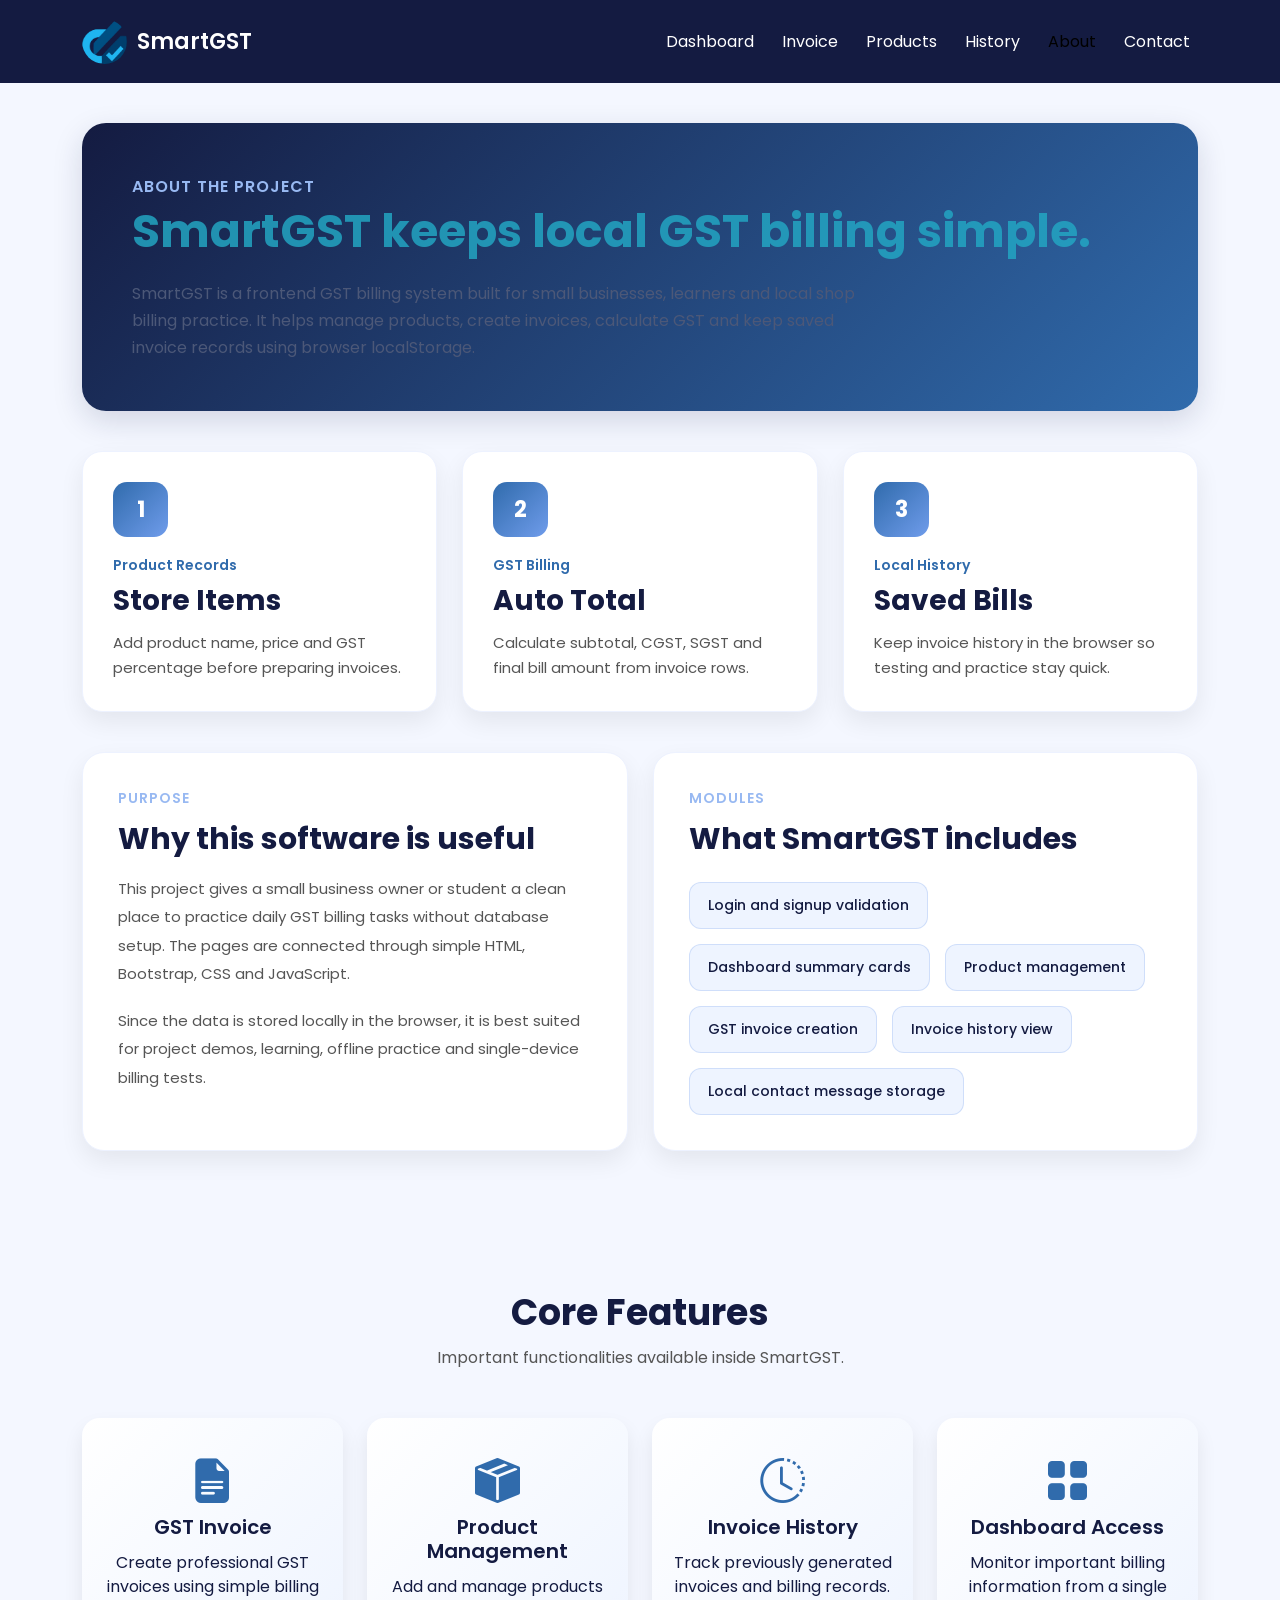
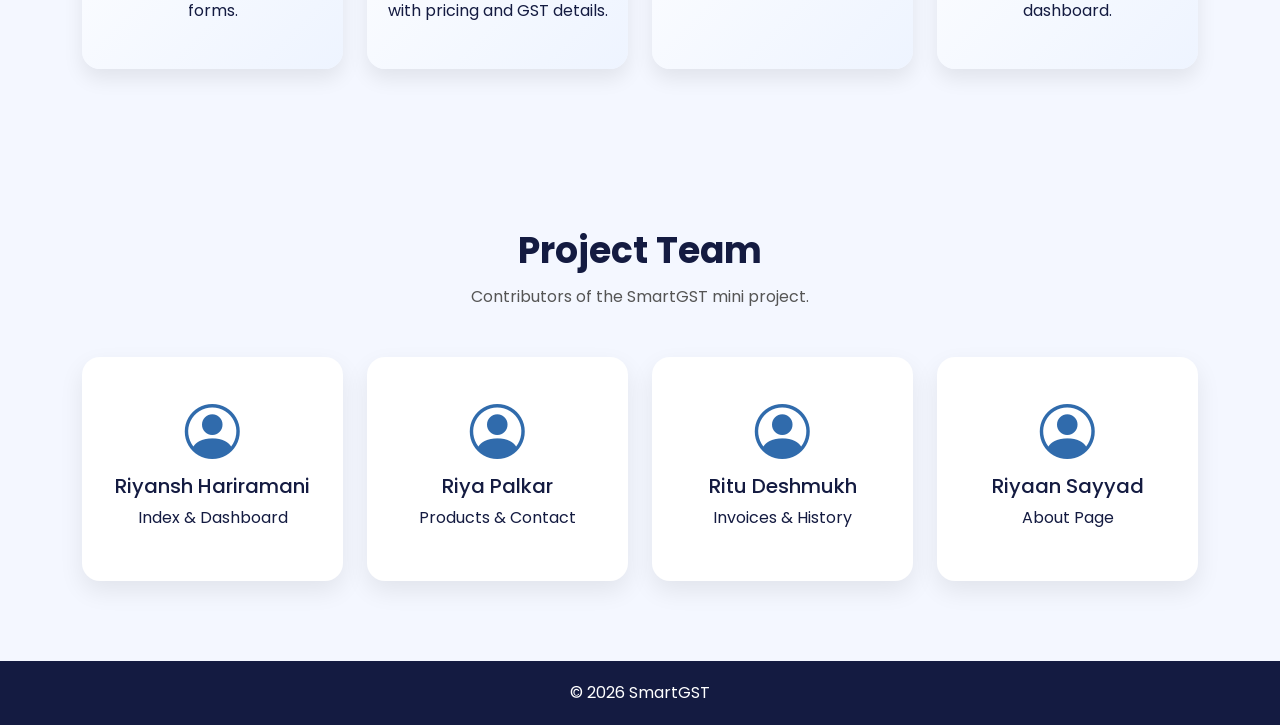
<file: about.html>
<!DOCTYPE html>
<html lang="en">

<head>
    <meta charset="UTF-8">
    <meta name="viewport" content="width=device-width, initial-scale=1.0">
    <title>About SmartGST</title>

    <!-- Bootstrap CSS -->
    <link href="https://cdn.jsdelivr.net/npm/bootstrap@5.3.3/dist/css/bootstrap.min.css" rel="stylesheet">

    <!-- Bootstrap Icons -->
    <link rel="stylesheet" href="https://cdn.jsdelivr.net/npm/bootstrap-icons@1.11.3/font/bootstrap-icons.min.css">

    <!-- Custom CSS -->
    <link rel="stylesheet" href="css/about.css">
</head>

<body>

    <!-- Navbar Start -->
    <nav class="navbar navbar-expand-lg dashboard-navbar">
        <div class="container">
            <a class="navbar-brand brand-box" href="dashboard.html">
                <img src="images/logo.jpg" alt="SmartGST Logo">
                <span>SmartGST</span>
            </a>

            <button class="navbar-toggler" type="button" data-bs-toggle="collapse" data-bs-target="#navbarMenu">
                <span class="navbar-toggler-icon"></span>
            </button>

            <div class="collapse navbar-collapse" id="navbarMenu">
                <ul class="navbar-nav ms-auto align-items-lg-center">
                    <li class="nav-item">
                        <a class="nav-link" href="dashboard.html">Dashboard</a>
                    </li>

                    <li class="nav-item">
                        <a class="nav-link" href="invoice.html">Invoice</a>
                    </li>

                    <li class="nav-item">
                        <a class="nav-link" href="products.html">Products</a>
                    </li>

                    <li class="nav-item">
                        <a class="nav-link" href="history.html">History</a>
                    </li>

                    <li class="nav-item">
                        <a class="nav-link active" href="about.html">About</a>
                    </li>

                    <li class="nav-item">
                        <a class="nav-link" href="contact.html">Contact</a>
                    </li>
                </ul>
            </div>
        </div>
    </nav>
    <!-- Navbar End -->


    <!-- Hero Section Start -->
    <main>
        <section class="container dashboard-content">
            <div class="page-title-block">
                <p class="small-title">About The Project</p>
                <h1>SmartGST keeps local GST billing simple.</h1>
                <p>
                    SmartGST is a frontend GST billing system built for small businesses,
                    learners and local shop billing practice. It helps manage products,
                    create invoices, calculate GST and keep saved invoice records using
                    browser localStorage.
                </p>
            </div>

            <div class="page-card-grid">
                <article class="summary-card">
                    <div class="card-icon">1</div>
                    <p>Product Records</p>
                    <h2>Store Items</h2>
                    <span class="card-copy">
                        Add product name, price and GST percentage before preparing invoices.
                    </span>
                </article>

                <article class="summary-card">
                    <div class="card-icon">2</div>
                    <p>GST Billing</p>
                    <h2>Auto Total</h2>
                    <span class="card-copy">
                        Calculate subtotal, CGST, SGST and final bill amount from invoice rows.
                    </span>
                </article>

                <article class="summary-card">
                    <div class="card-icon">3</div>
                    <p>Local History</p>
                    <h2>Saved Bills</h2>
                    <span class="card-copy">
                        Keep invoice history in the browser so testing and practice stay quick.
                    </span>
                </article>
            </div>

            <div class="page-content-grid">
                <div>
                    <section class="action-panel">
                        <p class="small-title">Purpose</p>
                        <h2>Why this software is useful</h2>
                        <p class="page-copy">
                            This project gives a small business owner or student a clean place to
                            practice daily GST billing tasks without database setup. The pages are
                            connected through simple HTML, Bootstrap, CSS and JavaScript.
                        </p>
                        <p class="page-copy">
                            Since the data is stored locally in the browser, it is best suited for
                            project demos, learning, offline practice and single-device billing tests.
                        </p>
                    </section>
                </div>

                <div>
                    <section class="activity-panel">
                        <p class="small-title">Modules</p>
                        <h2>What SmartGST includes</h2>
                        <div class="feature-list">
                            <span>Login and signup validation</span>
                            <span>Dashboard summary cards</span>
                            <span>Product management</span>
                            <span>GST invoice creation</span>
                            <span>Invoice history view</span>
                            <span>Local contact message storage</span>
                        </div>
                    </section>
                </div>
            </div>
        </section>
    </main>



    <!-- Features Section Start -->
    <section class="features-section">
        <div class="container">

            <div class="section-heading text-center">
                <h2>Core Features</h2>
                <p>Important functionalities available inside SmartGST.</p>
            </div>

            <div class="row g-4 mt-4">

                <div class="col-md-6 col-lg-3">
                    <div class="feature-card">
                        <i class="bi bi-file-earmark-text-fill"></i>
                        <h5>GST Invoice</h5>
                        <p>Create professional GST invoices using simple billing forms.</p>
                    </div>
                </div>

                <div class="col-md-6 col-lg-3">
                    <div class="feature-card">
                        <i class="bi bi-box-seam-fill"></i>
                        <h5>Product Management</h5>
                        <p>Add and manage products with pricing and GST details.</p>
                    </div>
                </div>

                <div class="col-md-6 col-lg-3">
                    <div class="feature-card">
                        <i class="bi bi-clock-history"></i>
                        <h5>Invoice History</h5>
                        <p>Track previously generated invoices and billing records.</p>
                    </div>
                </div>

                <div class="col-md-6 col-lg-3">
                    <div class="feature-card">
                        <i class="bi bi-grid-fill"></i>
                        <h5>Dashboard Access</h5>
                        <p>Monitor important billing information from a single dashboard.</p>
                    </div>
                </div>

            </div>
        </div>
    </section>
    <!-- Features Section End -->


    <!-- Team Section Start -->
    <section class="team-section">
        <div class="container">

            <div class="section-heading text-center">
                <h2>Project Team</h2>
                <p>Contributors of the SmartGST mini project.</p>
            </div>

            <div class="row g-4 mt-4">

                <div class="col-md-6 col-lg-3">
                    <div class="team-card">
                        <div class="team-icon">
                            <i class="bi bi-person-circle"></i>
                        </div>
                        <h5>Riyansh Hariramani</h5>
                        <p>Index & Dashboard</p>
                    </div>
                </div>

                <div class="col-md-6 col-lg-3">
                    <div class="team-card">
                        <div class="team-icon">
                            <i class="bi bi-person-circle"></i>
                        </div>
                        <h5>Riya Palkar</h5>
                        <p>Products & Contact</p>
                    </div>
                </div>

                <div class="col-md-6 col-lg-3">
                    <div class="team-card">
                        <div class="team-icon">
                            <i class="bi bi-person-circle"></i>
                        </div>
                        <h5>Ritu Deshmukh</h5>
                        <p>Invoices & History</p>
                    </div>
                </div>

                <div class="col-md-6 col-lg-3">
                    <div class="team-card">
                        <div class="team-icon">
                            <i class="bi bi-person-circle"></i>
                        </div>
                        <h5>Riyaan Sayyad</h5>
                        <p>About Page</p>
                    </div>
                </div>

            </div>
        </div>
    </section>
    <!-- Team Section End -->


    <!-- Footer Start -->
    <footer class="footer-section">
        <div class="container text-center">
            <p class="mb-0">
                © 2026 SmartGST
            </p>
        </div>
    </footer>
    <!-- Footer End -->


    <!-- Bootstrap JS -->
    <script src="https://cdn.jsdelivr.net/npm/bootstrap@5.3.3/dist/js/bootstrap.bundle.min.js"></script>

</body>

</html>
</file>
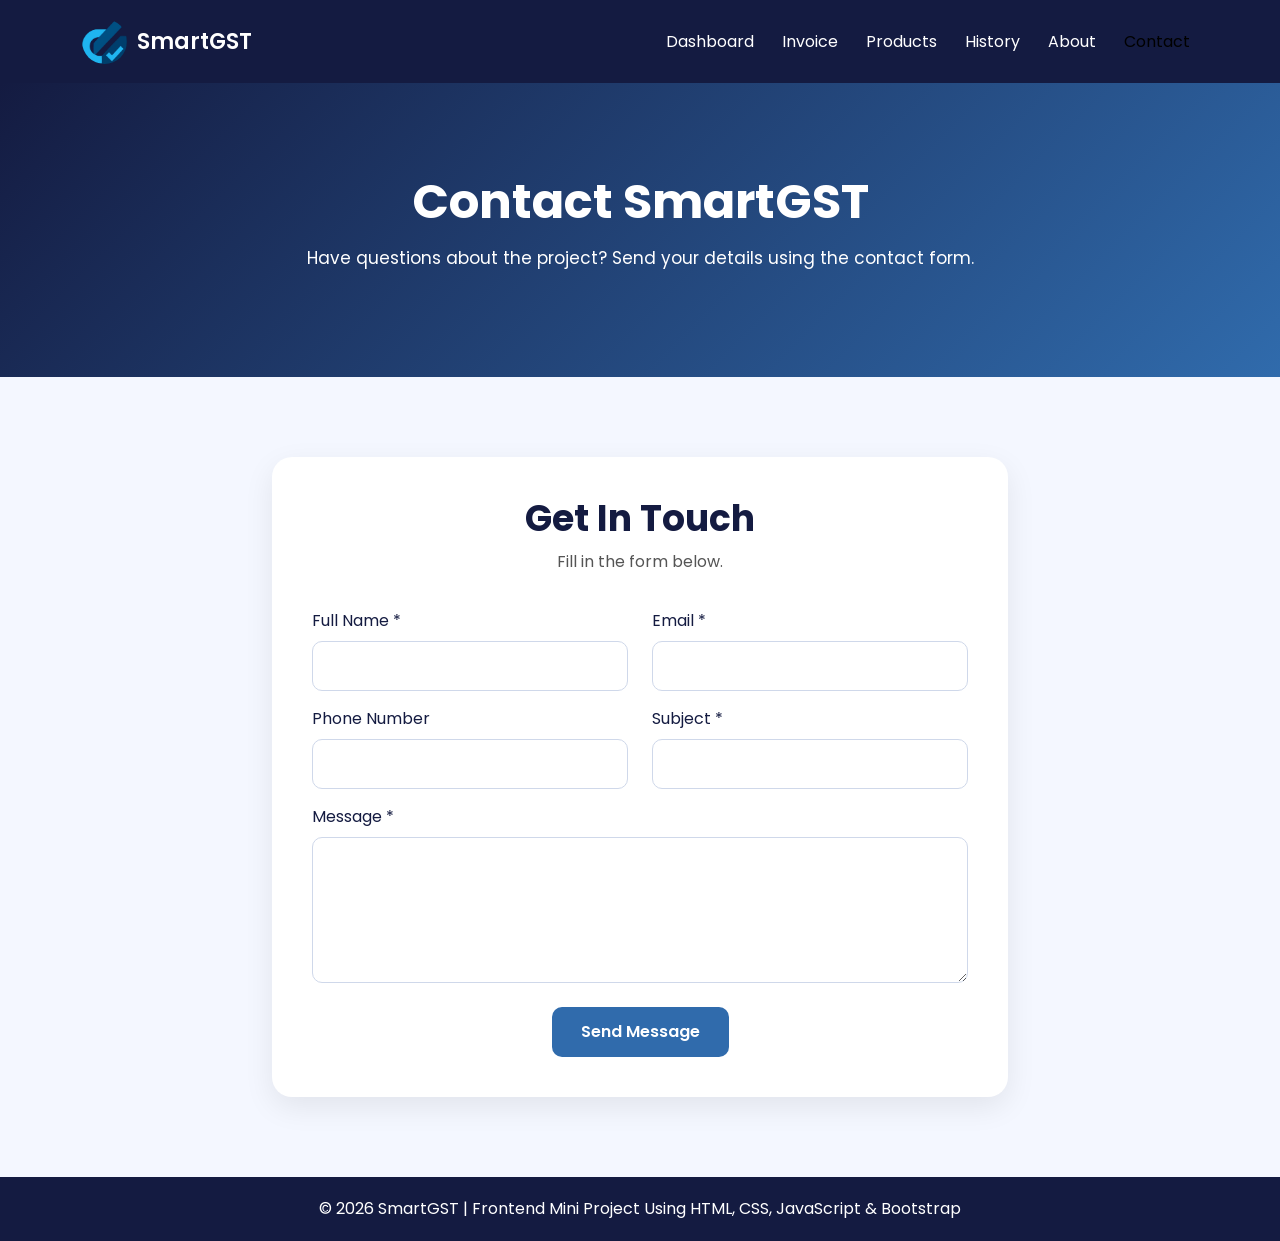
<file: contact.html>
<!DOCTYPE html>
<html lang="en">

<head>
    <meta charset="UTF-8">
    <meta name="viewport" content="width=device-width, initial-scale=1.0">
    <title>Contact SmartGST</title>

    <!-- Bootstrap CSS -->
    <link href="https://cdn.jsdelivr.net/npm/bootstrap@5.3.3/dist/css/bootstrap.min.css" rel="stylesheet">

    <!-- Bootstrap Icons -->
    <link rel="stylesheet" href="https://cdn.jsdelivr.net/npm/bootstrap-icons@1.11.3/font/bootstrap-icons.min.css">

    <!-- Custom CSS -->
    <link rel="stylesheet" href="css/contact.css">
</head>

<body>

    <!-- Navbar Start -->
    <nav class="navbar navbar-expand-lg dashboard-navbar">
        <div class="container">
            <a class="navbar-brand brand-box" href="dashboard.html">
                <img src="images/logo.jpg" alt="SmartGST Logo">
                <span>SmartGST</span>
            </a>

            <button class="navbar-toggler" type="button" data-bs-toggle="collapse" data-bs-target="#navbarMenu">
                <span class="navbar-toggler-icon"></span>
            </button>

            <div class="collapse navbar-collapse" id="navbarMenu">
                <ul class="navbar-nav ms-auto align-items-lg-center">
                    <li class="nav-item">
                        <a class="nav-link" href="dashboard.html">Dashboard</a>
                    </li>

                    <li class="nav-item">
                        <a class="nav-link" href="invoice.html">Invoice</a>
                    </li>

                    <li class="nav-item">
                        <a class="nav-link" href="products.html">Products</a>
                    </li>

                    <li class="nav-item">
                        <a class="nav-link" href="history.html">History</a>
                    </li>

                    <li class="nav-item">
                        <a class="nav-link" href="about.html">About</a>
                    </li>

                    <li class="nav-item">
                        <a class="nav-link active" href="contact.html">Contact</a>
                    </li>
                </ul>
            </div>
        </div>
    </nav>
    <!-- Navbar End -->


    <!-- Hero Section Start -->
    <section class="contact-hero">
        <div class="container text-center">
            <h1>Contact SmartGST</h1>
            <p>
                Have questions about the project? Send your details using the contact form.
            </p>
        </div>
    </section>
    <!-- Hero Section End -->


    <!-- Contact Section Start -->
    <section class="contact-section">
        <div class="container">

            <div class="row justify-content-center">
                <div class="col-lg-8">

                    <div class="contact-card">

                        <div class="section-title text-center">
                            <h2>Get In Touch</h2>
                            <p>Fill in the form below.</p>
                        </div>

                        <form id="contactForm">

                            <div class="row">

                                <div class="col-md-6 mb-3">
                                    <label class="form-label">Full Name *</label>
                                    <input type="text" class="form-control" id="fullName">
                                </div>

                                <div class="col-md-6 mb-3">
                                    <label class="form-label">Email *</label>
                                    <input type="email" class="form-control" id="email">
                                </div>

                            </div>

                            <div class="row">

                                <div class="col-md-6 mb-3">
                                    <label class="form-label">Phone Number</label>
                                    <input type="text" class="form-control" id="phone">
                                </div>

                                <div class="col-md-6 mb-3">
                                    <label class="form-label">Subject *</label>
                                    <input type="text" class="form-control" id="subject">
                                </div>

                            </div>

                            <div class="mb-3">
                                <label class="form-label">Message *</label>
                                <textarea class="form-control" rows="5" id="message"></textarea>
                            </div>

                            <div class="text-center mt-4">
                                <button type="submit" class="btn submit-btn">
                                    Send Message
                                </button>
                            </div>

                        </form>
                    </div>
                </div>
            </div>
        </div>
    </section>
    <!-- Contact Section End -->


    <!-- Footer Start -->
    <footer class="footer-section">
        <div class="container text-center">
            <p class="mb-0">
                © 2026 SmartGST | Frontend Mini Project Using HTML, CSS, JavaScript & Bootstrap
            </p>
        </div>
    </footer>
    <!-- Footer End -->


    <!-- Success Modal Start -->
    <div class="modal fade" id="successModal" tabindex="-1">
        <div class="modal-dialog modal-dialog-centered">
            <div class="modal-content">

                <div class="modal-header">
                    <h5 class="modal-title">Message Sent</h5>
                    <button type="button" class="btn-close" data-bs-dismiss="modal"></button>
                </div>

                <div class="modal-body text-center">
                    <i class="bi bi-check-circle-fill success-icon"></i>
                    <p>
                        Your message has been submitted successfully.
                    </p>
                </div>

                <div class="modal-footer">
                    <button type="button" class="btn btn-primary" data-bs-dismiss="modal">
                        Close
                    </button>
                </div>

            </div>
        </div>
    </div>
    <!-- Success Modal End -->


    <!-- Bootstrap JS -->
    <script src="https://cdn.jsdelivr.net/npm/bootstrap@5.3.3/dist/js/bootstrap.bundle.min.js"></script>

    <!-- jQuery -->
    <script src="https://code.jquery.com/jquery-3.7.1.min.js"></script>

    <!-- Custom JS -->
    <script src="js/contact.js"></script>

</body>

</html>
</file>
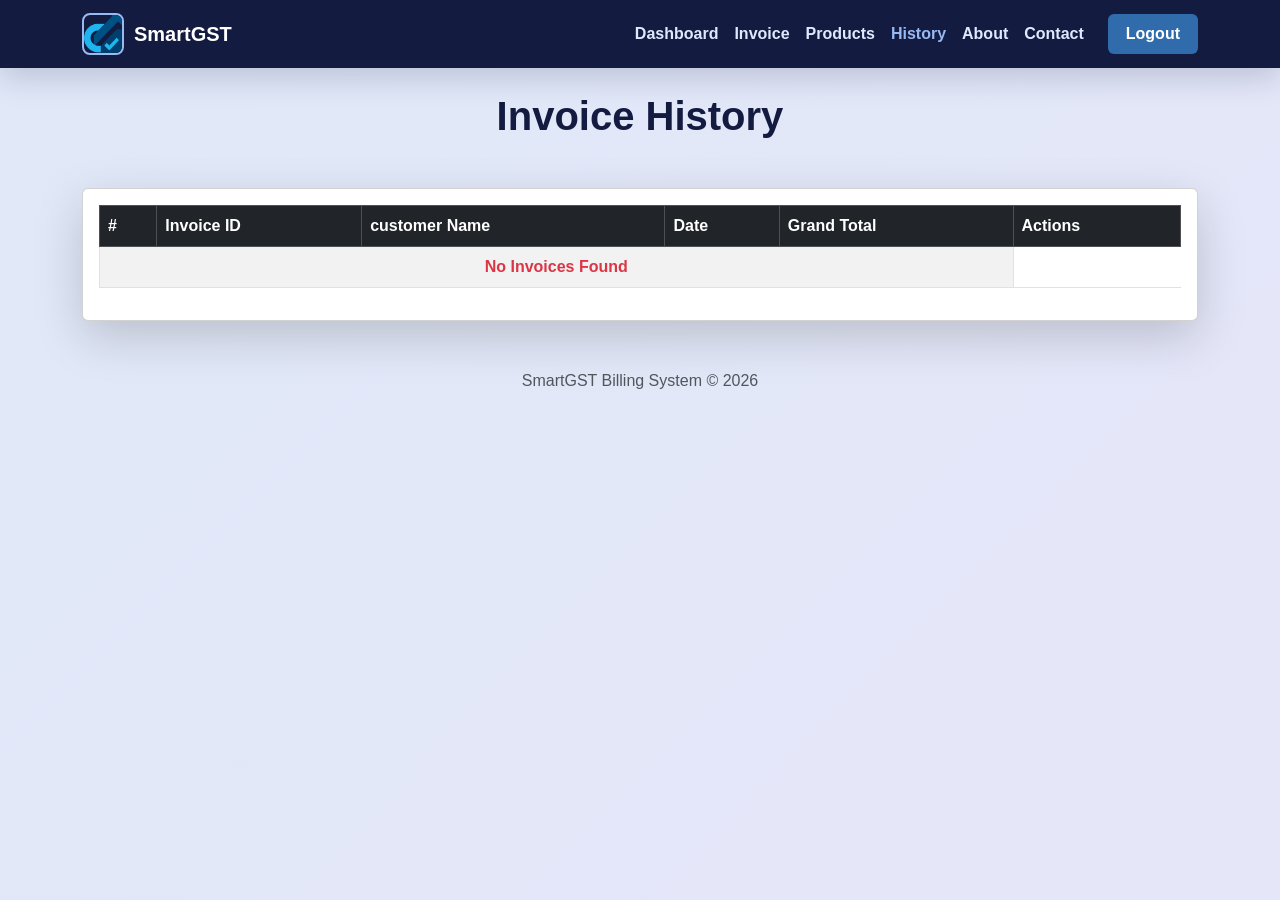
<file: history.html>
<!DOCTYPE html>
<html lang="en">

<head>
    <meta charset="UTF-8">
    <meta name="viewport" content="width=device-width, initial-scale=1.0">
    <title>SmartGST - Invoice History</title>
    <link href="https://cdn.jsdelivr.net/npm/bootstrap@5.3.8/dist/css/bootstrap.min.css" rel="stylesheet"
        integrity="sha384-sRIl4kxILFvY47J16cr9ZwB07vP4J8+LH7qKQnuqkuIAvNWLzeN8tE5YBujZqJLB" crossorigin="anonymous">
    <script src="https://cdn.jsdelivr.net/npm/bootstrap@5.3.3/dist/js/bootstrap.bundle.min.js"></script>
    <link rel="stylesheet" href="css/dashboard.css">
</head>

<body class="bg-light">
    <nav class="navbar navbar-expand-lg dashboard-navbar">
        <div class="container">
            <a class="navbar-brand brand-box" href="invoice.html">
                <img src="images/logo.jpg" alt="SmartGST logo">
                <span>SmartGST</span>
            </a>

            <button class="navbar-toggler" type="button" data-bs-toggle="collapse" data-bs-target="#dashboardMenu">
                <span class="navbar-toggler-icon"></span>
            </button>

            <div class="collapse navbar-collapse" id="dashboardMenu">
                <ul class="navbar-nav ms-auto align-items-lg-center">
                    <li class="nav-item">
                        <a class="nav-link" href="dashboard.html">Dashboard</a>
                    </li>
                    <li class="nav-item">
                        <a class="nav-link" href="invoice.html">Invoice</a>
                    </li>
                    <li class="nav-item">
                        <a class="nav-link" href="products.html">Products</a>
                    </li>
                    <li class="nav-item">
                        <a class="nav-link active" href="history.html">History</a>
                    </li>
                    <li class="nav-item">
                        <a class="nav-link" href="about.html">About</a>
                    </li>

                    <li class="nav-item">
                        <a class="nav-link" href="contact.html">Contact</a>
                    </li>

                    <li class="nav-item ms-lg-3">
                        <button class="btn logout-btn" id="logoutBtn">Logout</button>
                    </li>
                </ul>
            </div>
        </div>
    </nav>

    <h1 class="text-center fw-bold mb-4 mt-4">
        Invoice History
    </h1>

    <div class="container mt-5">
        <div class="card shadow-lg">
            <div class="card-body">
                <div class="table-responsive">
                    <table class="table table-bordered table-hover table-striped">
                        <thead class="table-dark">
                            <tr>
                                <th>#</th>
                                <th>Invoice ID</th>
                                <th>customer Name</th>
                                <th>Date</th>
                                <th>Grand Total</th>
                                <th>Actions</th>

                            </tr>
                        </thead>

                        <tbody id="historyTableBody">

                        </tbody>
                    </table>


                </div>
            </div>
        </div>
    </div>

    <script src="./js/history.js"></script>

    <footer class="text-center mt-5 mb-3 text-muted">
        SmartGST Billing System © 2026
    </footer>
    <div class="modal fade" id="customModal" tabindex="-1">
        <div class="modal-dialog modal-dialog-centered">
            <div class="modal-content border-0">

                <div class="modal-header text-white" style="background-color:#141b41;">

                    <h5 class="modal-title">GST Billing System</h5>

                    <button type="button" class="btn-close btn-close-white" data-bs-dismiss="modal">
                    </button>

                </div>

                <div class="modal-body" style="background-color:#98b9f2; color:#141b41;">

                    <p id="modalMessage" class="mb-0 fw-semibold"></p>

                </div>

                <div class="modal-footer" style="background-color:#6f9ceb;">

                    <button type="button" class="btn text-white" data-bs-dismiss="modal"
                        style="background-color:#306bac;">

                        Close

                    </button>

                </div>

            </div>
        </div>
    </div>
</body>

</html>
</file>
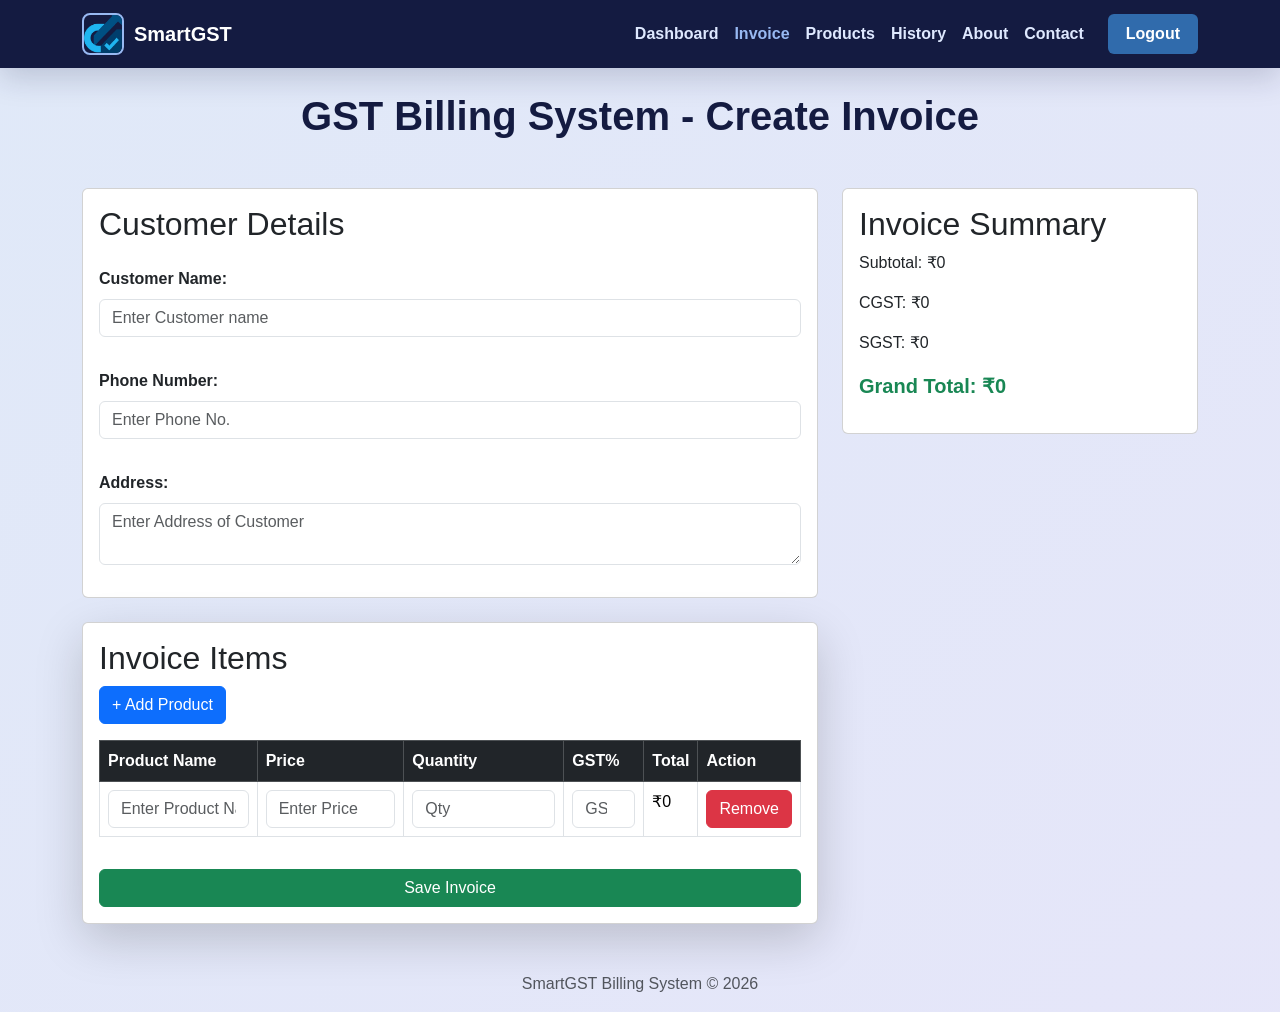
<file: invoice.html>
<!DOCTYPE html>
<html lang="en">

<head>
    <meta charset="UTF-8">
    <meta name="viewport" content="width=device-width, initial-scale=1.0">
    <title>SmartGST - Create Invoice</title>
    <link href="https://cdn.jsdelivr.net/npm/bootstrap@5.3.8/dist/css/bootstrap.min.css" rel="stylesheet"
        integrity="sha384-sRIl4kxILFvY47J16cr9ZwB07vP4J8+LH7qKQnuqkuIAvNWLzeN8tE5YBujZqJLB" crossorigin="anonymous">
    <script src="https://cdn.jsdelivr.net/npm/bootstrap@5.3.3/dist/js/bootstrap.bundle.min.js"></script>
    <link href="https://cdn.jsdelivr.net/npm/bootstrap@5.3.3/dist/css/bootstrap.min.css" rel="stylesheet">
    <link rel="stylesheet" href="css/dashboard.css">
</head>

<body class="bg-light">
    <nav class="navbar navbar-expand-lg dashboard-navbar">
        <div class="container">
            <a class="navbar-brand brand-box" href="invoice.html">
                <img src="images/logo.jpg" alt="SmartGST logo">
                <span>SmartGST</span>
            </a>
            <button class="navbar-toggler" type="button" data-bs-toggle="collapse" data-bs-target="#dashboardMenu">
                <span class="navbar-toggler-icon"></span>
            </button>

            <div class="collapse navbar-collapse" id="dashboardMenu">
                <ul class="navbar-nav ms-auto align-items-lg-center">
                    <li class="nav-item">
                        <a class="nav-link" href="dashboard.html">Dashboard</a>
                    </li>
                    <li class="nav-item">
                        <a class="nav-link active" href="invoice.html">Invoice</a>
                    </li>
                    <li class="nav-item">
                        <a class="nav-link" href="products.html">Products</a>
                    </li>
                    <li class="nav-item">
                        <a class="nav-link" href="history.html">History</a>
                    </li>
                    <li class="nav-item">
                        <a class="nav-link" href="about.html">About</a>
                    </li>

                    <li class="nav-item">
                        <a class="nav-link" href="contact.html">Contact</a>
                    </li>

                    <li class="nav-item ms-lg-3">
                        <button class="btn logout-btn" id="logoutBtn">Logout</button>
                    </li>
                </ul>
            </div>
        </div>
    </nav>

    <h1 class="text-center mb-4 mt-4 fw-bold">GST Billing System - Create Invoice</h1>
    <div class="container mt-5">
        <div class="row">
            <div class="col-md-8">
                <div class="card">
                    <div class="card-body p-3">
                        <div class="customer-details">
                            <h2>Customer Details</h2>
                            <form>
                                <label class="form-label fw-bold mt-3">Customer Name:</label>
                                <input type="text" id="customerName" placeholder="Enter Customer name"
                                    class="form-control mb-3" required>

                                <label class="form-label fw-bold mt-3">Phone Number:</label>
                                <input type="text" pattern="[0-9]{10}" id="phoneNumber" placeholder="Enter Phone No."
                                    class="form-control mb-3" maxlength="10">

                                <label class="form-label fw-bold mt-3">Address:</label>
                                <textarea id="address" placeholder="Enter Address of Customer"
                                    class="form-control mb-3"></textarea>
                            </form>
                        </div>
                    </div>
                </div>

                <div class="card shadow-lg mt-4">
                    <div class="card-body">
                        <div class="invoice-items">
                            <h2>Invoice Items</h2>
                            <button id="addProductBtn" class="btn btn-primary mb-3">+ Add Product</button>
                            <div class="table-responsive">
                                <table class="table table-bordered table-hover">
                                    <thead class="table-dark">
                                        <tr>
                                            <th>Product Name</th>
                                            <th>Price</th>
                                            <th>Quantity</th>
                                            <th>GST%</th>
                                            <th>Total</th>
                                            <th>Action </th>
                                        </tr>
                                    </thead>

                                    <tbody id="productTableBody">

                                    </tbody>
                                </table>
                                <button type="button" id="saveInvoiceBtn" class="btn btn-success w-100 mt-3">Save
                                    Invoice</button>
                            </div>
                        </div>
                    </div>
                </div>
            </div>

            <div class="col-md-4">

                <div class="card">
                    <div class="card-body p-3">
                        <div class="invoice-summary">
                            <h2>Invoice Summary</h2>
                            <p id="subtotal">Subtotal: ₹0</p>
                            <p id="cgst">CGST: ₹0</p>
                            <p id="sgst">SGST: ₹0</p>
                            <p id="grandtotal" class="fw-bold fs-5 text-success">Grand Total: ₹0</p>

                        </div>
                    </div>
                </div>
            </div>
        </div>
    </div>


    <script src="./js/script.js"></script>

    <footer class="text-center mt-5 mb-3 text-muted">
        SmartGST Billing System © 2026
    </footer>
    <div class="modal fade" id="customModal" tabindex="-1">
        <div class="modal-dialog modal-dialog-centered">
            <div class="modal-content border-0">

                <div class="modal-header text-white" style="background-color:#141b41;">

                    <h5 class="modal-title">GST Billing System</h5>

                    <button type="button" class="btn-close btn-close-white" data-bs-dismiss="modal">
                    </button>

                </div>

                <div class="modal-body" style="background-color:#98b9f2; color:#141b41;">

                    <p id="modalMessage" class="mb-0 fw-semibold"></p>

                </div>

                <div class="modal-footer" style="background-color:#6f9ceb;">

                    <button type="button" class="btn text-white" data-bs-dismiss="modal"
                        style="background-color:#306bac;">

                        Close

                    </button>

                </div>

            </div>
        </div>
    </div>
</body>

</html>
</file>
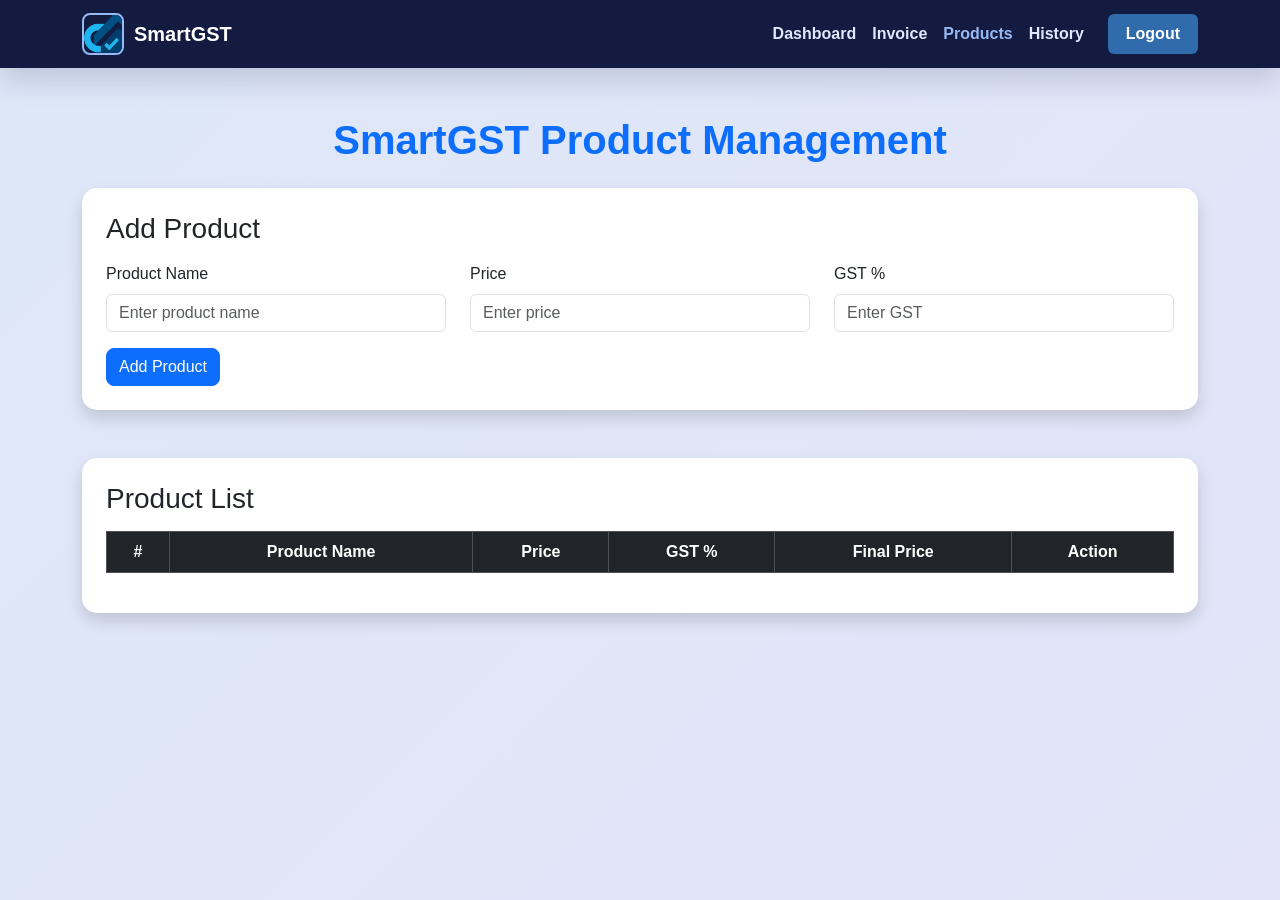
<file: products.html>
<!DOCTYPE html>
<html lang="en">

<head>
    <meta charset="UTF-8">
    <meta name="viewport" content="width=device-width, initial-scale=1.0">

    <title>SmartGST Products</title>

    <!-- Bootstrap CSS -->
    <link href="https://cdn.jsdelivr.net/npm/bootstrap@5.3.3/dist/css/bootstrap.min.css" rel="stylesheet">

    <!-- Your CSS -->
    <link rel="stylesheet" href="css/dashboard.css">
    <link rel="stylesheet" href="css/products.css">
</head>

<body>    
    <nav class="navbar navbar-expand-lg dashboard-navbar">
        <div class="container">
            <a class="navbar-brand brand-box" href="dashboard.html">
                <img src="images/logo.jpg" alt="SmartGST logo">
                <span>SmartGST</span>
            </a>

            <button class="navbar-toggler" type="button" data-bs-toggle="collapse" data-bs-target="#dashboardMenu">
                <span class="navbar-toggler-icon"></span>
            </button>

            <div class="collapse navbar-collapse" id="dashboardMenu">
                <ul class="navbar-nav ms-auto align-items-lg-center">
                    <li class="nav-item">
                        <a class="nav-link" href="dashboard.html">Dashboard</a>
                    </li>
                    <li class="nav-item">
                        <a class="nav-link" href="invoice.html">Invoice</a>
                    </li>
                    <li class="nav-item">
                        <a class="nav-link active" href="products.html">Products</a>
                    </li>
                    <li class="nav-item">
                        <a class="nav-link" href="history.html">History</a>
                    </li>
                    <li class="nav-item ms-lg-3">
                        <button class="btn logout-btn" id="logoutBtn">Logout</button>
                    </li>
                </ul>
            </div>
        </div>
    </nav>

    <div class="container mt-5">

        <h1 class="text-center mb-4">
            SmartGST Product Management
        </h1>

        <!-- Product Form -->
        <div class="card p-4 shadow">

            <h3 class="mb-3">Add Product</h3>

            <form id="productForm">

                <div class="row">

                    <div class="col-md-4 mb-3">

                        <label class="form-label">
                            Product Name
                        </label>

                        <input type="text" id="productName" class="form-control" placeholder="Enter product name"
                            required>

                    </div>

                    <div class="col-md-4 mb-3">

                        <label class="form-label">
                            Price
                        </label>

                        <input type="number" id="productPrice" class="form-control" placeholder="Enter price" required>

                    </div>

                    <div class="col-md-4 mb-3">

                        <label class="form-label">
                            GST %
                        </label>

                        <input type="number" id="productGST" class="form-control" placeholder="Enter GST" required>

                    </div>

                </div>

                <button type="submit" class="btn btn-primary">
                    Add Product
                </button>

            </form>

        </div>

        <!-- Product Table -->
        <div class="card p-4 shadow mt-5">

            <h3 class="mb-3">Product List</h3>

            <div class="table-responsive">

                <table class="table table-bordered table-hover text-center">

                    <thead class="table-dark">

                        <tr>

                            <th>#</th>
                            <th>Product Name</th>
                            <th>Price</th>
                            <th>GST %</th>
                            <th>Final Price</th>
                            <th>Action</th>

                        </tr>

                    </thead>

                    <tbody id="productTableBody">

                    </tbody>

                </table>

            </div>

        </div>

    </div>

    <!-- Bootstrap JS -->
    <script src="https://cdn.jsdelivr.net/npm/bootstrap@5.3.3/dist/js/bootstrap.bundle.min.js"></script>

    <!-- Your JS -->
    <script src="js/products.js"></script>
    <div class="modal fade" id="customModal" tabindex="-1">
        <div class="modal-dialog modal-dialog-centered">
            <div class="modal-content border-0">

                <div class="modal-header text-white" style="background-color:#141b41;">

                    <h5 class="modal-title">GST Billing System</h5>

                    <button type="button" class="btn-close btn-close-white" data-bs-dismiss="modal">
                    </button>

                </div>

                <div class="modal-body" style="background-color:#98b9f2; color:#141b41;">

                    <p id="modalMessage" class="mb-0 fw-semibold"></p>

                </div>

                <div class="modal-footer" style="background-color:#6f9ceb;">

                    <button type="button" class="btn text-white" data-bs-dismiss="modal"
                        style="background-color:#306bac;">

                        Close

                    </button>

                </div>

            </div>
        </div>
    </div>
</body>

</html>
</file>
<file: css/about.css>
/* Google Font */
@import url('https://fonts.googleapis.com/css2?family=Poppins:wght@300;400;500;600;700&display=swap');

/* Global Styling */
* {
    margin: 0;
    padding: 0;
    box-sizing: border-box;
    font-family: 'Poppins', sans-serif;
}

body {
    background-color: #f4f7ff;
    color: #141b41;
}




/* Navbar Styling */
.dashboard-navbar {
    background-color: #141b41;
    padding: 14px 0;
}

.brand-box {
    display: flex;
    align-items: center;
    gap: 10px;
    text-decoration: none;
}

.brand-box img {
    width: 45px;
    height: 45px;
    border-radius: 50%;
    object-fit: cover;
}

.brand-box span {
    color: white;
    font-size: 22px;
    font-weight: 600;
}

.nav-link {
    color: white;
    margin-left: 12px;
    transition: 0.3s;
}

.nav-link:hover,
.nav-link.active {
    color: #98b9f2;
}

/* Hero Section */
.hero-section {
    background: linear-gradient(135deg, #141b41, #306bac);
    color: white;
    padding: 100px 0;
}

.hero-small-title {
    font-size: 14px;
    letter-spacing: 1px;
    margin-bottom: 10px;
    color: #98b9f2;
}

.hero-section h1 {
    font-size: 48px;
    font-weight: 700;
    line-height: 1.3;
}

.hero-description {
    margin-top: 20px;
    line-height: 1.8;
}

.hero-btn {
    background-color: white;
    color: #141b41;
    margin-top: 20px;
    padding: 12px 24px;
    font-weight: 600;
    border-radius: 10px;
}

.hero-btn:hover {
    background-color: #98b9f2;
}

.hero-card {
    background-color: rgba(255, 255, 255, 0.15);
    padding: 40px 30px;
    border-radius: 20px;
    backdrop-filter: blur(6px);
    transition: 0.3s;
}

.hero-card:hover {
    transform: translateY(-5px);
}

.hero-card i {
    font-size: 60px;
    margin-bottom: 20px;
}

/* Common Section Styling */
section {
    padding: 80px 0;
}

.section-heading h2 {
    font-size: 36px;
    font-weight: 700;
    color: #141b41;
}

.section-heading p {
    margin-top: 12px;
    color: #555;
}

/* About Box */
.about-box {
    background-color: white;
    padding: 35px;
    border-radius: 18px;
    text-align: center;
    box-shadow: 0 10px 25px rgba(0, 0, 0, 0.08);
    transition: 0.3s;
    height: 100%;
}

.about-box:hover {
    transform: translateY(-8px);
}

.about-box i {
    font-size: 45px;
    color: #306bac;
    margin-bottom: 18px;
}

/* Feature Cards */
.feature-card {
    background: linear-gradient(135deg, #ffffff, #eef4ff);
    padding: 30px 20px;
    border-radius: 18px;
    text-align: center;
    box-shadow: 0 10px 20px rgba(0, 0, 0, 0.08);
    transition: 0.3s;
    height: 100%;
}

.feature-card:hover {
    transform: translateY(-10px);
}

.feature-card i {
    font-size: 45px;
    color: #306bac;
    margin-bottom: 18px;
}

.feature-card h5 {
    margin-bottom: 12px;
    font-weight: 600;
}

/* Team Cards */
.team-card {
    background-color: white;
    padding: 35px 20px;
    border-radius: 18px;
    text-align: center;
    box-shadow: 0 10px 25px rgba(0, 0, 0, 0.08);
    transition: 0.3s;
    height: 100%;
}

.team-card:hover {
    transform: translateY(-8px);
}

.team-icon i {
    font-size: 55px;
    color: #306bac;
    margin-bottom: 15px;
}

/* Footer */
.footer-section {
    background-color: #141b41;
    color: white;
    padding: 20px 0;
}

/* Responsive Design */
@media (max-width: 768px) {

    .hero-section {
        text-align: center;
        padding: 70px 0;
    }

    .hero-section h1 {
        font-size: 34px;
    }

    .section-heading h2 {
        font-size: 28px;
    }

}


.page-title-block {
    margin-bottom: 24px;
}

.page-title-block h1 {
    margin: 0 0 12px;
    color: #23a6c3d5;
    font-size: 2.2rem;
    line-height: 1.15;
}

.page-title-block p:not(.small-title) {
    max-width: 760px;
    margin: 0;
    color: #4c5878;
    line-height: 1.7;
}

.page-card-grid {
    display: grid;
    grid-template-columns: repeat(3, minmax(0, 1fr));
    gap: 24px;
}

.page-content-grid,
.contact-layout {
    display: grid;
    gap: 24px;
    margin-top: 24px;
}

.page-content-grid {
    grid-template-columns: repeat(2, minmax(0, 1fr));
}

.contact-layout {
    grid-template-columns: minmax(0, 1.25fr) minmax(280px, 0.75fr);
}

.page-copy {
    color: #4c5878;
    line-height: 1.7;
}

.card-copy {
    display: block;
    color: #4c5878;
    line-height: 1.55;
}

.feature-list {
    display: grid;
    gap: 12px;
}

.feature-list span {
    padding: 12px 14px;
    border-radius: 6px;
    color: #141b41;
    font-weight: 700;
    background-color: rgba(152, 185, 242, 0.20);
    border: 1px solid rgba(111, 156, 235, 0.25);
}

.contact-form .form-label {
    display: block;
    margin-bottom: 8px;
    color: #141b41;
    font-weight: 700;
}

.contact-form .form-control {
    width: 100%;
    min-height: 44px;
    padding: 10px 12px;
    border-radius: 6px;
    border: 1px solid rgba(111, 156, 235, 0.30);
    font: inherit;
}

.contact-form textarea.form-control {
    min-height: 130px;
    resize: vertical;
}

.form-group {
    margin-bottom: 16px;
}

.contact-form .form-control:focus {
    border-color: #306bac;
    box-shadow: 0 0 0 0.20rem rgba(48, 107, 172, 0.16);
}

.contact-message {
    min-height: 24px;
    margin-bottom: 14px;
    font-weight: 700;
}

.site-footer {
    margin: 28px 0 16px;
    color: #6c748b;
    text-align: center;
}

.message-success {
    color: #198754;
}

.message-error {
    color: #dc3545;
}
/* =========================
   ABOUT PAGE STYLING
========================= */

.dashboard-content {
    padding-top: 40px;
    padding-bottom: 60px;
}

/* =========================
   PAGE TITLE SECTION
========================= */

.page-title-block {
    background: linear-gradient(135deg, #141b41, #306bac);
    color: white;
    padding: 50px;
    border-radius: 24px;
    margin-bottom: 40px;
    box-shadow: 0 10px 30px rgba(20, 27, 65, 0.15);
}

.small-title {
    color: #98b9f2;
    font-size: 14px;
    font-weight: 600;
    text-transform: uppercase;
    letter-spacing: 1px;
    margin-bottom: 12px;
}

.page-title-block h1 {
    font-size: 46px;
    font-weight: 700;
    line-height: 1.3;
    margin-bottom: 18px;
}

.page-title-block p {
    font-size: 16px;
    line-height: 1.8;
    max-width: 850px;
    margin-bottom: 0;
}

/* =========================
   SUMMARY CARD SECTION
========================= */

.page-card-grid {
    display: grid;
    grid-template-columns: repeat(3, 1fr);
    gap: 25px;
    margin-bottom: 40px;
}

.summary-card {
    background-color: white;
    border-radius: 20px;
    padding: 30px;
    box-shadow: 0 10px 25px rgba(0, 0, 0, 0.07);
    transition: 0.3s ease;
    border: 1px solid #edf2ff;
}

.summary-card:hover {
    transform: translateY(-8px);
}

.card-icon {
    width: 55px;
    height: 55px;
    background: linear-gradient(135deg, #306bac, #6f9ceb);
    color: white;
    border-radius: 14px;
    display: flex;
    align-items: center;
    justify-content: center;
    font-size: 22px;
    font-weight: 700;
    margin-bottom: 18px;
}

.summary-card p {
    color: #306bac;
    font-size: 14px;
    font-weight: 600;
    margin-bottom: 8px;
}

.summary-card h2 {
    font-size: 28px;
    font-weight: 700;
    color: #141b41;
    margin-bottom: 12px;
}

.card-copy {
    color: #555;
    line-height: 1.7;
    font-size: 15px;
}

/* =========================
   CONTENT GRID
========================= */

.page-content-grid {
    display: grid;
    grid-template-columns: repeat(2, 1fr);
    gap: 25px;
}

/* =========================
   PANELS
========================= */

.action-panel,
.activity-panel {
    background-color: white;
    border-radius: 22px;
    padding: 35px;
    box-shadow: 0 10px 25px rgba(0, 0, 0, 0.07);
    height: 100%;
    border: 1px solid #edf2ff;
}

.action-panel h2,
.activity-panel h2 {
    font-size: 30px;
    font-weight: 700;
    color: #141b41;
    margin-bottom: 18px;
}

.page-copy {
    color: #555;
    line-height: 1.9;
    margin-bottom: 18px;
    font-size: 15px;
}

/* =========================
   FEATURE LIST
========================= */

.feature-list {
    display: flex;
    flex-wrap: wrap;
    gap: 15px;
    margin-top: 25px;
}

.feature-list span {
    background-color: #eef4ff;
    color: #141b41;
    padding: 12px 18px;
    border-radius: 12px;
    font-size: 14px;
    font-weight: 500;
    transition: 0.3s ease;
}

.feature-list span:hover {
    background-color: #306bac;
    color: white;
    transform: translateY(-3px);
}

/* =========================
   RESPONSIVE DESIGN
========================= */

@media (max-width: 992px) {

    .page-card-grid {
        grid-template-columns: repeat(2, 1fr);
    }

    .page-content-grid {
        grid-template-columns: 1fr;
    }

    .page-title-block h1 {
        font-size: 38px;
    }
}

@media (max-width: 768px) {

    .page-title-block {
        padding: 35px 25px;
    }

    .page-title-block h1 {
        font-size: 30px;
    }

    .page-card-grid {
        grid-template-columns: 1fr;
    }

    .summary-card,
    .action-panel,
    .activity-panel {
        padding: 25px;
    }

    .action-panel h2,
    .activity-panel h2 {
        font-size: 24px;
    }
}
</file>
<file: css/contact.css>
/* Google Font */
@import url('https://fonts.googleapis.com/css2?family=Poppins:wght@300;400;500;600;700&display=swap');

/* Global Styling */
* {
    margin: 0;
    padding: 0;
    box-sizing: border-box;
    font-family: 'Poppins', sans-serif;
}

body {
    background-color: #f4f7ff;
    color: #141b41;
}

/* Navbar */
.dashboard-navbar {
    background-color: #141b41;
    padding: 14px 0;
}

.brand-box {
    display: flex;
    align-items: center;
    gap: 10px;
    text-decoration: none;
}

.brand-box img {
    width: 45px;
    height: 45px;
    border-radius: 50%;
    object-fit: cover;
}

.brand-box span {
    color: white;
    font-size: 22px;
    font-weight: 600;
}

.nav-link {
    color: white;
    margin-left: 12px;
    transition: 0.3s;
}

.nav-link:hover,
.nav-link.active {
    color: #98b9f2;
}

/* Hero Section */
.contact-hero {
    background: linear-gradient(135deg, #141b41, #306bac);
    color: white;
    padding: 90px 0;
    text-align: center;
}

.contact-hero h1 {
    font-size: 48px;
    font-weight: 700;
}

.contact-hero p {
    margin-top: 15px;
    font-size: 17px;
}

/* Contact Section */
.contact-section {
    padding: 80px 0;
}

.contact-card {
    background-color: white;
    padding: 40px;
    border-radius: 20px;
    box-shadow: 0 10px 30px rgba(0, 0, 0, 0.08);
}

.section-title h2 {
    font-size: 36px;
    font-weight: 700;
    margin-bottom: 10px;
}

.section-title p {
    color: #555;
    margin-bottom: 35px;
}

/* Form Styling */
.form-control {
    padding: 12px;
    border-radius: 10px;
    border: 1px solid #cfd8ea;
}

.form-control:focus {
    border-color: #306bac;
    box-shadow: none;
}

.submit-btn {
    background-color: #306bac;
    color: white;
    padding: 12px 28px;
    border-radius: 10px;
    font-weight: 600;
}

.submit-btn:hover {
    background-color: #141b41;
    color: white;
}

/* Modal Styling */
.success-icon {
    font-size: 60px;
    color: green;
    margin-bottom: 15px;
}

/* Footer */
.footer-section {
    background-color: #141b41;
    color: white;
    padding: 20px 0;
}

/* Responsive Design */
@media (max-width: 768px) {

    .contact-hero {
        padding: 70px 0;
    }

    .contact-hero h1 {
        font-size: 34px;
    }

    .section-title h2 {
        font-size: 28px;
    }

    .contact-card {
        padding: 25px;
    }

}
</file>
<file: css/dashboard.css>
* {
    box-sizing: border-box;
}

body {
    margin: 0;
    min-height: 100vh;
    font-family: Arial, Helvetica, sans-serif;
    color: #141b41;
    background:
        linear-gradient(135deg, rgba(152, 185, 242, 0.25), rgba(145, 142, 244, 0.18)),
        #f7f9ff;
}

.dashboard-navbar {
    background-color: #141b41;
    box-shadow: 0 10px 30px rgba(20, 27, 65, 0.18);
}

.brand-box {
    display: flex;
    align-items: center;
    gap: 10px;
    color: #ffffff;
    font-weight: 700;
}

.brand-box:hover {
    color: #98b9f2;
}

.brand-box img {
    width: 42px;
    height: 42px;
    border-radius: 8px;
    object-fit: cover;
    border: 2px solid #98b9f2;
}

.dashboard-navbar .nav-link {
    color: #dfe9ff;
    font-weight: 600;
}

.dashboard-navbar .nav-link:hover,
.dashboard-navbar .nav-link.active {
    color: #98b9f2;
}

.navbar-toggler {
    background-color: #98b9f2;
}

.logout-btn {
    color: #ffffff;
    background-color: #306bac;
    border: none;
    border-radius: 6px;
    padding: 8px 18px;
    font-weight: 700;
}

.logout-btn:hover {
    color: #ffffff;
    background-color: #918ef4;
}

.welcome-section {
    padding: 58px 0;
    color: #ffffff;
    background:
        linear-gradient(120deg, rgba(20, 27, 65, 0.96), rgba(48, 107, 172, 0.88)),
        #141b41;
}

.small-title {
    color: #98b9f2;
    text-transform: uppercase;
    font-size: 0.78rem;
    font-weight: 700;
    margin-bottom: 10px;
}

.welcome-section h1 {
    margin-bottom: 14px;
    font-size: 2.5rem;
    line-height: 1.15;
}

.welcome-section p {
    color: #dfe9ff;
    max-width: 620px;
}

.status-panel,
.summary-card,
.action-panel,
.activity-panel {
    border-radius: 8px;
    border: 1px solid rgba(111, 156, 235, 0.25);
    background-color: #ffffff;
    box-shadow: 0 16px 38px rgba(20, 27, 65, 0.10);
}

.status-panel {
    padding: 26px;
    background-color: rgba(255, 255, 255, 0.10);
    border-color: rgba(152, 185, 242, 0.35);
    color: #ffffff;
}

.status-panel p {
    margin: 0 0 8px;
    color: #98b9f2;
    font-weight: 700;
}

.status-panel h2 {
    font-size: 1.3rem;
    word-break: break-word;
}

.status-panel span {
    color: #dfe9ff;
}

.dashboard-content {
    padding-top: 34px;
    padding-bottom: 45px;
}

.summary-card {
    padding: 24px;
    min-height: 170px;
    transition: transform 0.25s ease, box-shadow 0.25s ease;
}

.summary-card:hover {
    transform: translateY(-6px);
    box-shadow: 0 22px 45px rgba(48, 107, 172, 0.20);
}

.card-icon {
    width: 46px;
    height: 46px;
    display: flex;
    align-items: center;
    justify-content: center;
    border-radius: 8px;
    color: #ffffff;
    background: linear-gradient(135deg, #306bac, #918ef4);
    font-weight: 700;
    margin-bottom: 18px;
}

.summary-card p {
    margin-bottom: 6px;
    color: #306bac;
    font-weight: 700;
}

.summary-card h2 {
    margin: 0;
    color: #141b41;
    font-size: 2rem;
}

.action-panel,
.activity-panel {
    padding: 26px;
    height: 100%;
}

.action-panel h2,
.activity-panel h2 {
    color: #141b41;
    margin-bottom: 18px;
}

.action-list {
    display: flex;
    flex-direction: column;
    gap: 14px;
}

.action-link {
    display: flex;
    align-items: center;
    gap: 12px;
    padding: 14px;
    border-radius: 6px;
    color: #141b41;
    text-decoration: none;
    font-weight: 700;
    background-color: rgba(152, 185, 242, 0.20);
    border: 1px solid rgba(111, 156, 235, 0.25);
    transition: transform 0.25s ease, background-color 0.25s ease;
}

.action-link span {
    width: 32px;
    height: 32px;
    display: flex;
    align-items: center;
    justify-content: center;
    border-radius: 6px;
    color: #ffffff;
    background-color: #306bac;
}

.action-link:hover {
    color: #141b41;
    background-color: rgba(145, 142, 244, 0.22);
    transform: translateX(5px);
}

.activity-badge {
    padding: 8px 12px;
    border-radius: 6px;
    color: #ffffff;
    background-color: #306bac;
    font-weight: 700;
}

.activity-table {
    margin-bottom: 0;
}

.activity-table th {
    color: #ffffff;
    background-color: #141b41;
}

.activity-table td {
    vertical-align: middle;
}

@media (max-width: 991px) {
    .welcome-section h1 {
        font-size: 2rem;
    }

    .logout-btn {
        margin-top: 10px;
    }
}

@media (max-width: 575px) {
    .welcome-section {
        padding: 38px 0;
    }

    .summary-card,
    .action-panel,
    .activity-panel,
    .status-panel {
        padding: 20px;
    }
}
</file>
<file: css/products.css>
body {
    background-color: #f5f7fa;
    font-family: Arial, sans-serif;
}

h1 {
    color: #0d6efd;
    font-weight: bold;
}

.card {
    border-radius: 15px;
    border: none;
}

table th,
table td {
    vertical-align: middle;
}

.btn-danger {
    border-radius: 8px;
}

.btn-primary {
    border-radius: 8px;
}

input:focus {
    box-shadow: none !important;
    border-color: #0d6efd !important;
}
</file>
